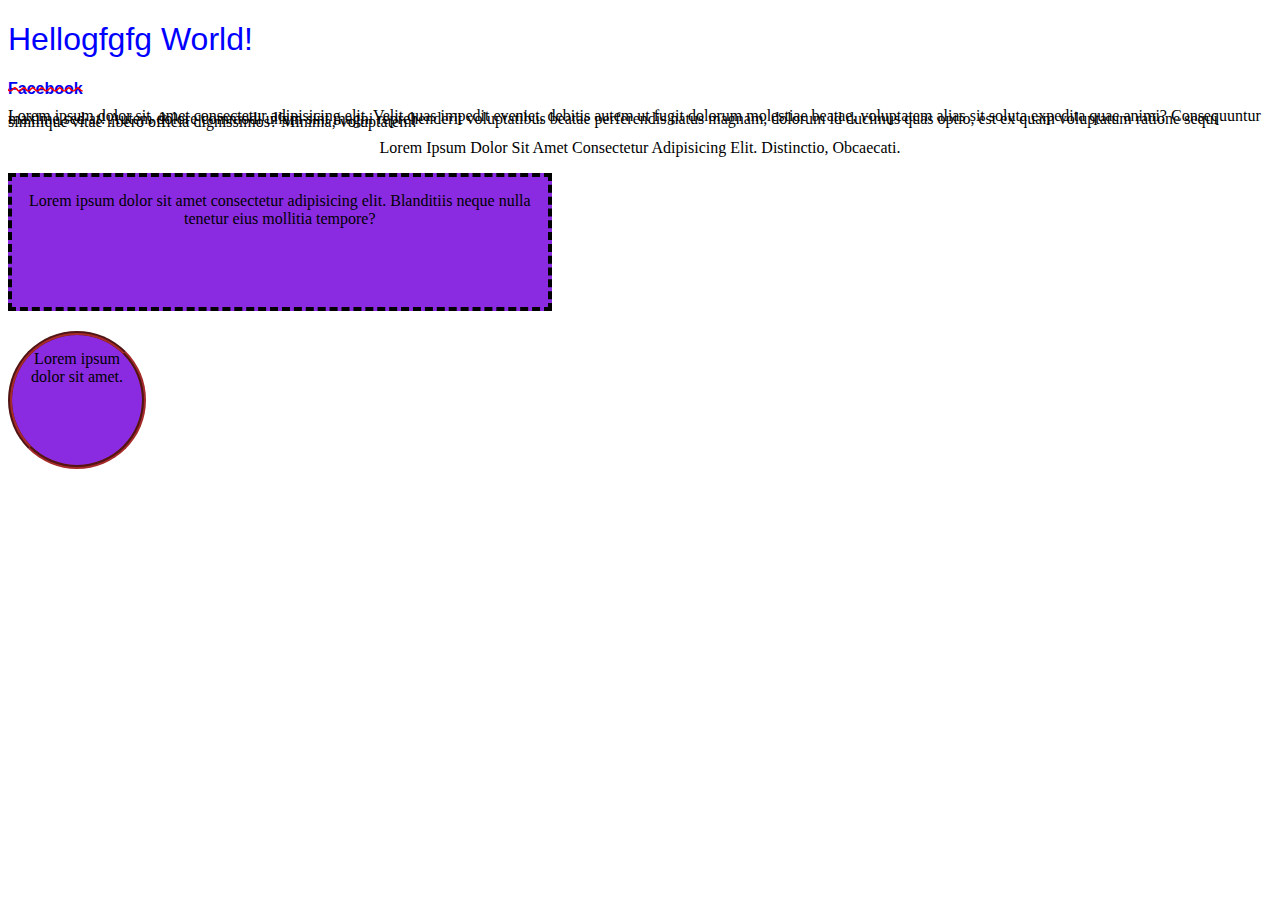
<file: template/index.html>
<!DOCTYPE html>
<html lang="en">
<head>
    <meta charset="UTF-8">
    <meta name="viewport" content="width=device-width, initial-scale=1.0">
    <title>Document</title>
    <link rel="stylesheet" href="../static/css/style.css">
</head>
<body>
    <h1> Hellogfgfg World! </h1>
    <a href="https://www.facebook.com">Facebook</a>
    <p class="one">Lorem ipsum dolor sit, amet consectetur adipisicing elit. Velit quas impedit eveniet, debitis autem ut fugit dolorum molestiae beatae, voluptatem alias sit soluta expedita quae animi? Consequuntur maxime sed at!
    Autem dolore commodi ullam sint magni reprehenderit voluptatibus beatae perferendis natus magnam, dolorum id ducimus quas optio, est ex quam voluptatum ratione sequi similique 
    vitae libero officia dignissimos? Minima, voluptatem!</p>
    <p class="two">
        Lorem ipsum dolor sit amet consectetur adipisicing elit. Distinctio, obcaecati.
    </p>
    <div class="cotainer">
        <div class="s1">
            Lorem ipsum dolor sit amet consectetur adipisicing elit. Blanditiis neque nulla tenetur eius mollitia tempore?
        </div>
    </div>
    <div class="s2">
        Lorem ipsum dolor sit amet.
    </div>  
</body>
</html>
</file>
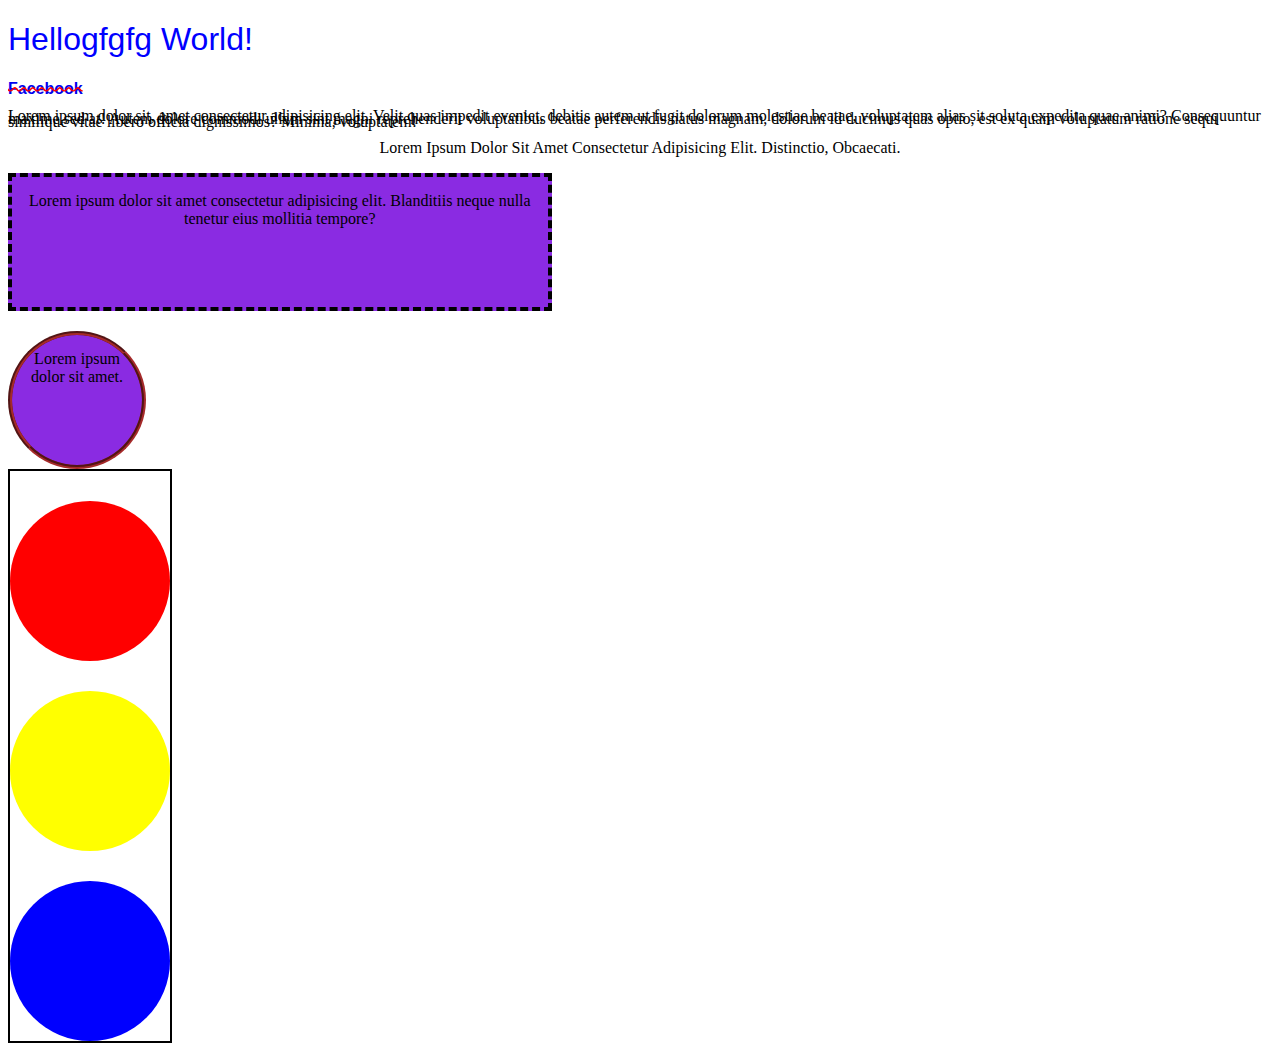
<file: amazon/template/index.html>
<!DOCTYPE html>
<html lang="en">
<head>
    <meta charset="UTF-8">
    <meta name="viewport" content="width=device-width, initial-scale=1.0">
    <title>Document</title>
    <link rel="stylesheet" href="../static/css/style.css">
</head>
<body>
    <h1> Hellogfgfg World! </h1>
    <a href="https://www.facebook.com">Facebook</a>
    <p class="one">Lorem ipsum dolor sit, amet consectetur adipisicing elit. Velit quas impedit eveniet, debitis autem ut fugit dolorum molestiae beatae, voluptatem alias sit soluta expedita quae animi? Consequuntur maxime sed at!
    Autem dolore commodi ullam sint magni reprehenderit voluptatibus beatae perferendis natus magnam, dolorum id ducimus quas optio, est ex quam voluptatum ratione sequi similique 
    vitae libero officia dignissimos? Minima, voluptatem!</p>
    <p class="two">
        Lorem ipsum dolor sit amet consectetur adipisicing elit. Distinctio, obcaecati.
    </p>
    <div class="cotainer">
        <div class="s1">
            Lorem ipsum dolor sit amet consectetur adipisicing elit. Blanditiis neque nulla tenetur eius mollitia tempore?
        </div>
    </div>
    <div class="s2">
        Lorem ipsum dolor sit amet.
    </div>


    <div class="s3">
        <div class="traffic-light1"></div>
        <div class="traffic-light2"></div>
        <div class="traffic-light3"></div>
    </div>

</body>
</html>
</file>
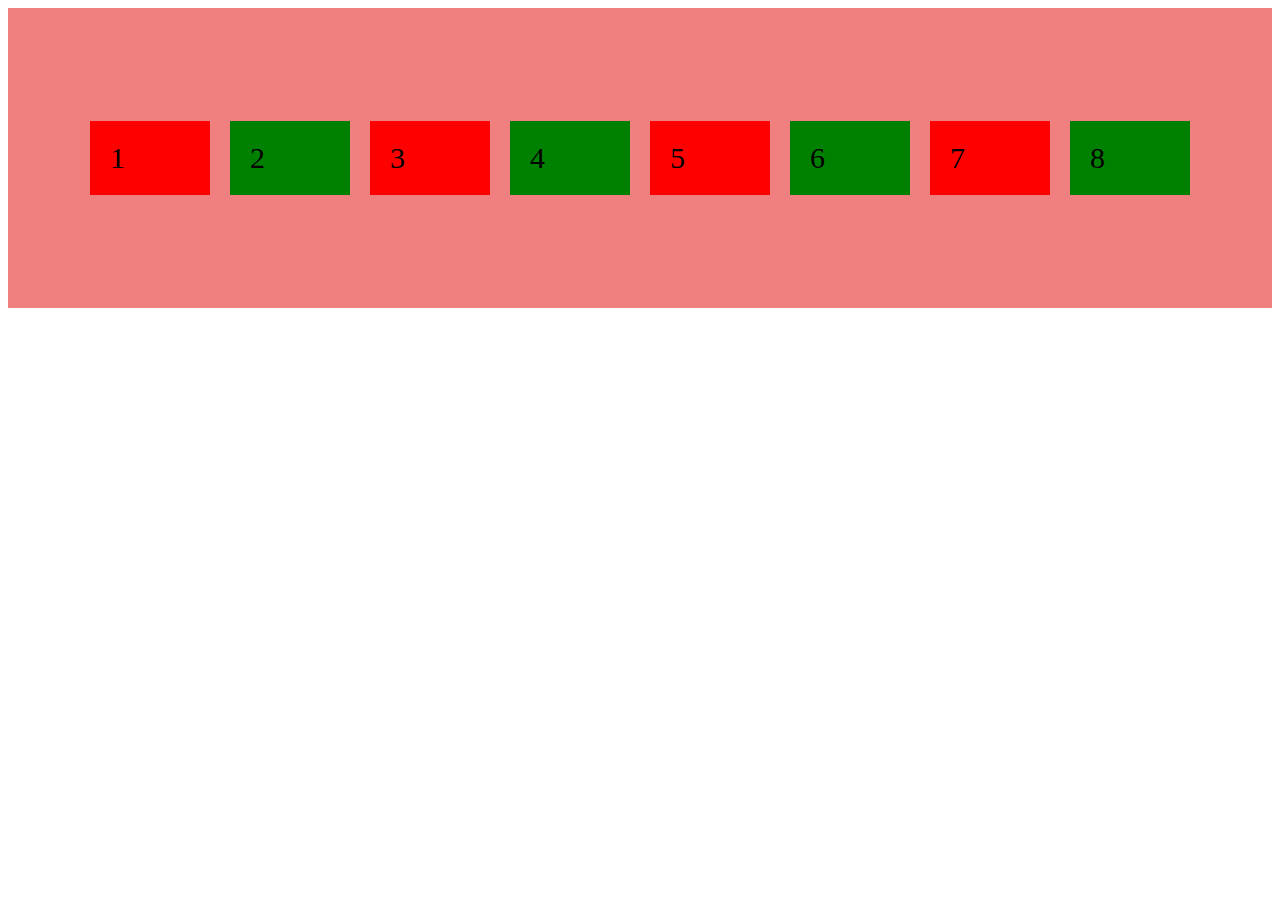
<file: flex/template/index.html>
<!DOCTYPE html>
<html lang="en">
<head>
    <meta charset="UTF-8">
    <meta name="viewport" content="width=device-width, initial-scale=1.0">
    <title>Document</title>
    <link rel="stylesheet" href="../static/css/style.css">
</head>
<body>
    <div class="container">
        <div class="item one">1</div>
        <div class="item two">2</div>
        <div class="item three">3</div>
        <div class="item four">4</div>
        <div class="item five">5</div>
        <div class="item six">6</div>
        <div class="item seven">7</div>
        <div class="item eight">8</div>
    </div>
</body>
</html>
</file>
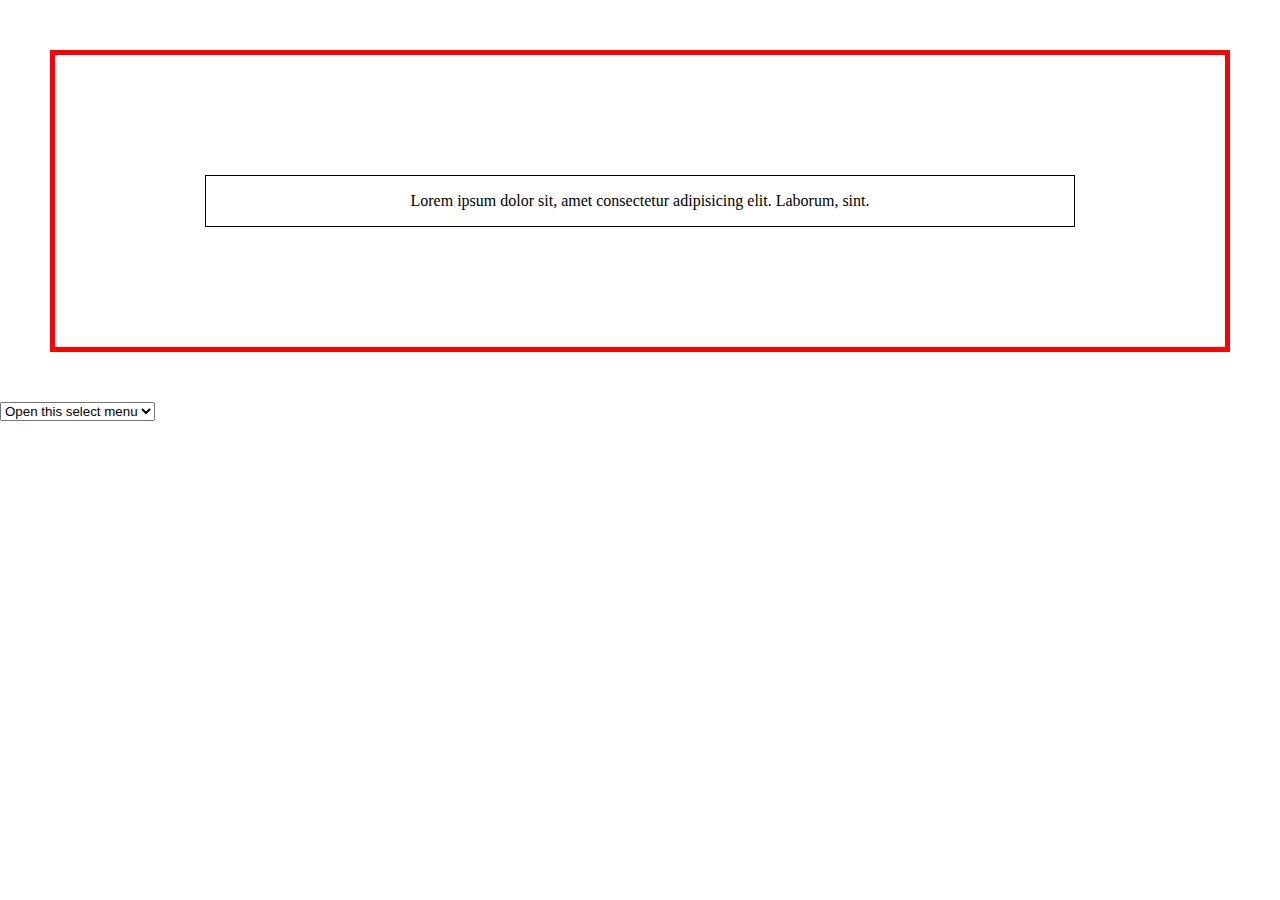
<file: h1/template/index.html>
<!DOCTYPE html>
<html lang="en">
<head>
    <meta charset="UTF-8">
    <meta name="viewport" content="width=device-width, initial-scale=1.0">
    <link rel="stylesheet" href="../static/css/style.css">
    <title>Document</title>
</head>
<body>
    <div class="box1">
        <div class="box2">
            <p>Lorem ipsum dolor sit, amet consectetur adipisicing elit. Laborum, sint.</p>
        </div>
    </div>

    <select id="mySelect" class="form-select" aria-label="Default select example" onchange="redirect()">
        <option selected>Open this select menu</option>
        <option value="https://www.google.com">Google</option>
        <option value="2">Two</option>
        <option value="3">Three</option>
    </select>
    
    <script>
        function redirect() {
            var select = document.getElementById("mySelect");
            var selectedOption = select.options[select.selectedIndex];
    
            if (selectedOption.value.startsWith("http")) {
                window.location.href = selectedOption.value;
            }
        }
    </script>

</body>
</html>
</file>
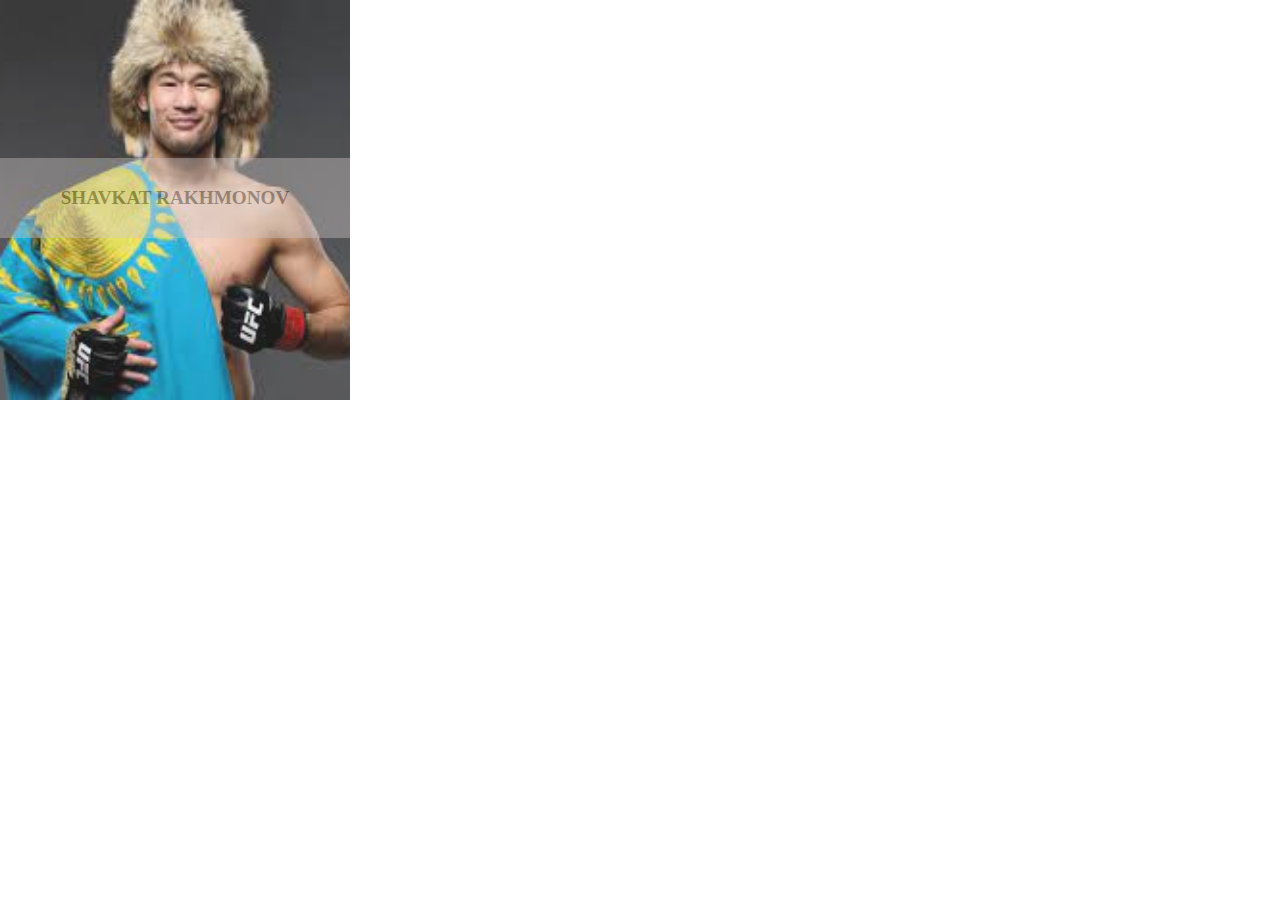
<file: h2/template/index.html>
<!DOCTYPE html>
<html lang="en">
<head>
    <meta charset="UTF-8">
    <meta name="viewport" content="width=device-width, initial-scale=1.0">
    <title>Document</title>
    <link rel="stylesheet" href="../static/css/style.css">
</head>
<body>
    <div class="bg">
        <div class="box">
            <p>Shavkat Rakhmonov</p>
        </div>
    </div>
</body>
</html>
</file>
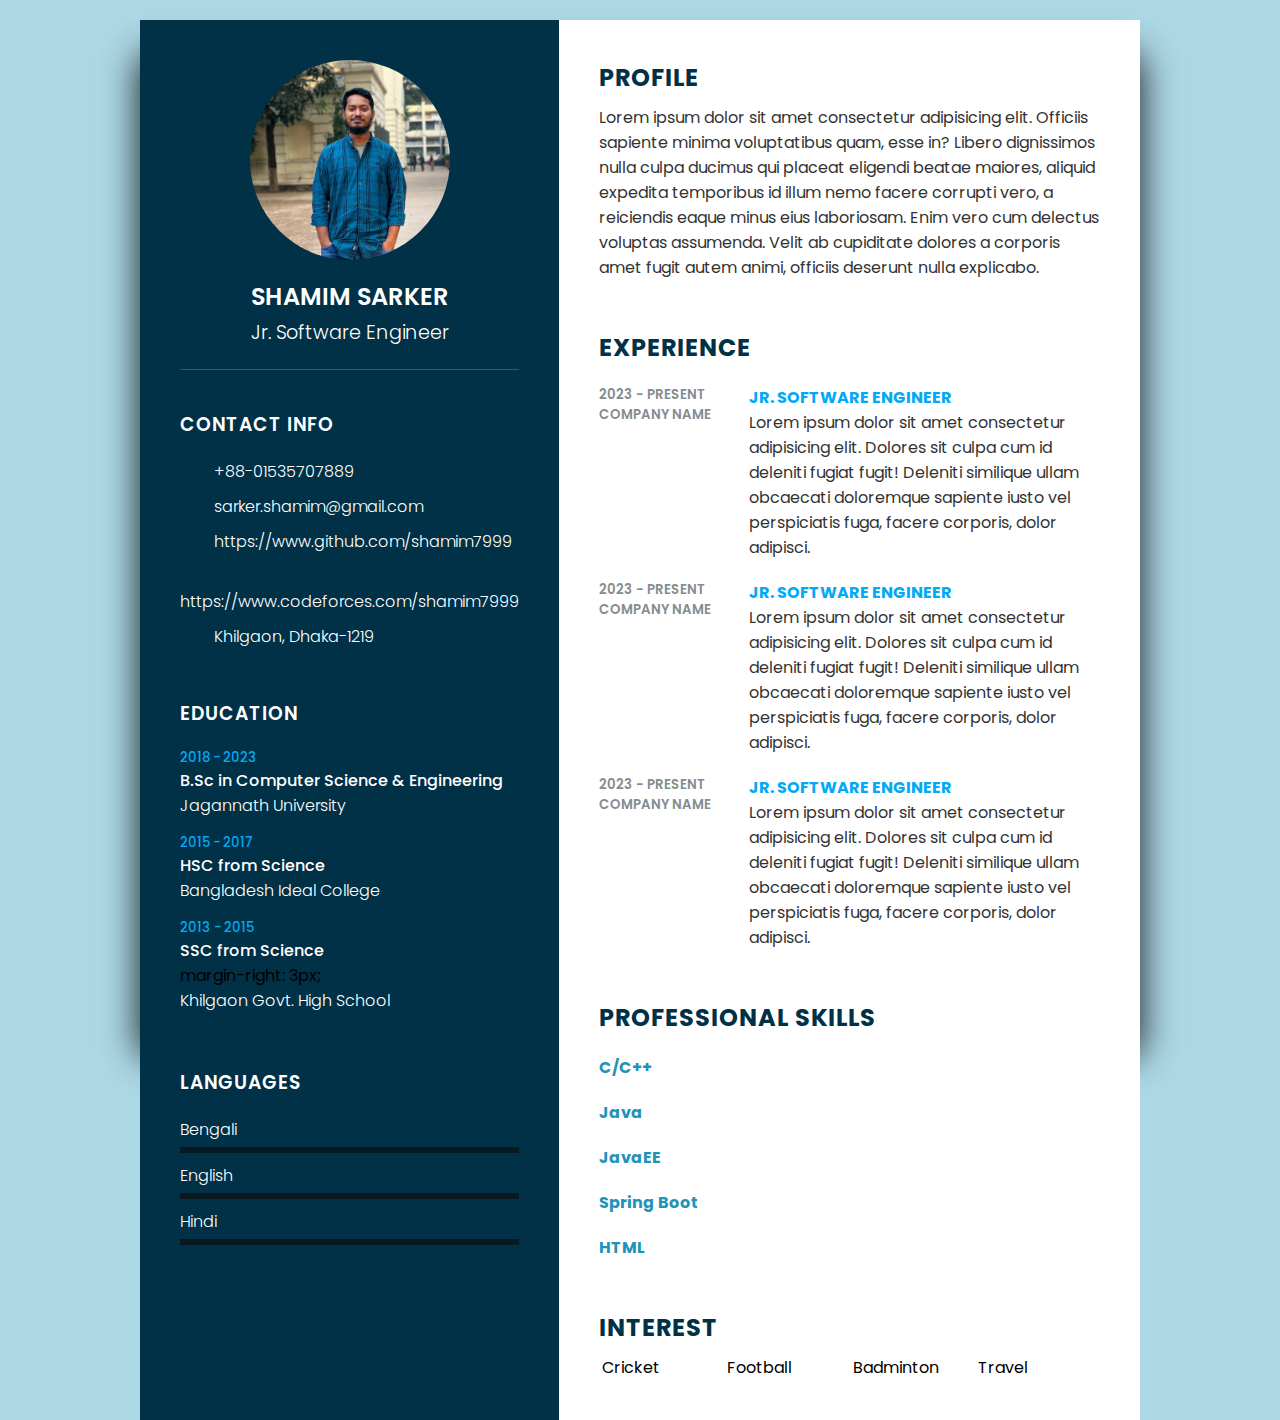
<file: resume/template/index.html>
<!DOCTYPE html>
<html lang="en">
<head>
    <meta charset="UTF-8">
    <meta name="viewport" content="width=device-width, initial-scale=1.0">
    <title>Document</title>
    <link rel="stylesheet" href="../static/css/style.css">
    <link rel="stylesheet" href="https://cdnjs.cloudflare.com/ajax/libs/font-awesome/6.5.1/css/all.min.css" integrity="sha512-DTOQO9RWCH3ppGqcWaEA1BIZOC6xxalwEsw9c2QQeAIftl+Vegovlnee1c9QX4TctnWMn13TZye+giMm8e2LwA==" crossorigin="anonymous" referrerpolicy="no-referrer" />
</head>
<body>
    <div class="container">
        <div class="left_side">
            <div class="profileText">
                <div class="imgBx">
                    <img src="../static/image/Shamim.jpg" alt="">
                </div>
                <h2>Shamim Sarker <br><span style="text-transform: capitalize;">Jr. Software Engineer</span></h2>
            </div>

            <div class="contactInfo">
                <h3 class="title">Contact Info</h3>
                <ul>
                    <li>
                        <span class="icon"> <i class="fa fa-phone"></i> </span>
                        <span class="text">+88-01535707889</span>
                    </li>

                    <li>
                        <span class="icon"> <i class="fa fa-envelope"></i></span>
                        <span class="text">sarker.shamim@gmail.com</span>
                    </li>

                    <li>
                        <span class="icon"><i class="fa fa-globe"></i></span>
                        <span class="text">https://www.github.com/shamim7999</span>
                    </li>

                    <li>
                        <span class="icon"><i class="fa fa-globe"></i></span>
                        <span class="text">https://www.codeforces.com/shamim7999</span>
                    </li>

                    <li>
                        <span class="icon"> <i class="fa fa-map"></i></span>
                        <span class="text">Khilgaon, Dhaka-1219</span>
                    </li>
                </ul>
            </div>

            <div class="contactInfo education">
                <h3 class="title">Education</h3>
                <ul>
                    <li>
                        <h5>2018 - 2023</h5>
                        <h4>B.Sc in Computer Science & Engineering</h4>
                        <h4>Jagannath University</h4>
                    </li>
                    <li>
                        <h5>2015 - 2017</h5>
                        <h4>HSC from Science</h4>
                        <h4>Bangladesh Ideal College</h4>
                    </li>
                    <li>
                        <h5>2013 - 2015</h5>
                        <h4>SSC from Science</h4>    margin-right: 3px;

                        <h4>Khilgaon Govt. High School</h4>
                    </li>
                </ul>
            </div>

            <div class="contactInfo language">
                <h3 class="title">Languages</h3>
                <ul>
                    <li>
                        <span class="text">Bengali</span>
                        <span class="percent"></span>
                    </li>
                    <li>
                        <span class="text">English</span>
                        <span class="percent"></span>
                    </li>
                    <li>
                        <span class="text">Hindi</span>
                        <span class="percent"></span>
                    </li>
                </ul>
            </div>

        </div>
        <div class="right_side">
            <div class="about">
                <h2 class="title2">Profile</h2>
                <p>Lorem ipsum dolor sit amet consectetur adipisicing elit. Officiis sapiente minima voluptatibus quam, esse in? 
                    Libero dignissimos nulla culpa ducimus qui placeat eligendi beatae maiores, aliquid expedita temporibus id illum nemo facere corrupti vero, 
                    a reiciendis eaque minus eius laboriosam. Enim vero cum delectus voluptas assumenda. Velit ab cupiditate dolores a corporis amet fugit autem animi, 
                    officiis deserunt nulla explicabo.</p>
            </div>
            <div class="about">
                <h2 class="title2">Experience</h2>
                <div class="box">
                    <div class="year_company">
                        <h5>2023 - Present</h5>
                        <h5>Company Name</h5>
                    </div>
                    <div class="text">
                        <h4>Jr. Software Engineer</h4>
                        <p>Lorem ipsum dolor sit amet consectetur adipisicing elit. Dolores sit culpa cum id deleniti fugiat fugit! 
                            Deleniti similique ullam obcaecati doloremque sapiente iusto vel perspiciatis fuga, facere corporis, dolor adipisci.</p>
                    </div>
                </div>
                <div class="box">
                    <div class="year_company">
                        <h5>2023 - Present</h5>
                        <h5>Company Name</h5>
                    </div>
                    <div class="text">
                        <h4>Jr. Software Engineer</h4>
                        <p>Lorem ipsum dolor sit amet consectetur adipisicing elit. Dolores sit culpa cum id deleniti fugiat fugit! 
                            Deleniti similique ullam obcaecati doloremque sapiente iusto vel perspiciatis fuga, facere corporis, dolor adipisci.</p>
                    </div>
                </div>
                <div class="box">
                    <div class="year_company">
                        <h5>2023 - Present</h5>
                        <h5>Company Name</h5>
                    </div>
                    <div class="text">
                        <h4>Jr. Software Engineer</h4>
                        <p>Lorem ipsum dolor sit amet consectetur adipisicing elit. Dolores sit culpa cum id deleniti fugiat fugit! 
                            Deleniti similique ullam obcaecati doloremque sapiente iusto vel perspiciatis fuga, facere corporis, dolor adipisci.</p>
                    </div>
                </div>
            </div>
            <div class="about">
                <h2 class="title2">Professional Skills</h2>
                <div class="box">
                    <h4 style="color: rgb(31, 147, 185);">C/C++</h4>
                    <div class="percent"></div>
                </div>
                <div class="box">
                    <h4 style="color: rgb(31, 147, 185);">Java</h4>
                    <div class="percent"></div>
                </div>
                <div class="box">
                    <h4 style="color: rgb(31, 147, 185);">JavaEE</h4>
                    <div class="percent"></div>
                </div>
                <div class="box">
                    <h4 style="color: rgb(31, 147, 185);">Spring Boot</h4>
                    <div class="percent"></div>
                </div>
                <div class="box">
                    <h4 style="color: rgb(31, 147, 185);">HTML</h4>
                    <div class="percent"></div>
                </div>
            </div>
            <div class="about interest">
                <h2 class="title2">Interest</h2>
                <ul>
                    <li><i class="fa-solid fa-bowling-ball"></i>Cricket</li>
                    <li><i class="fa-solid fa-football"></i>Football</li>
                    <li><i class="fa-solid fa-feather"></i>Badminton</li>
                    <li><i class="fa-solid fa-car"></i>Travel</li>
                </ul>
            </div>
        </div>
    </div>
</body>
</html>
</file>
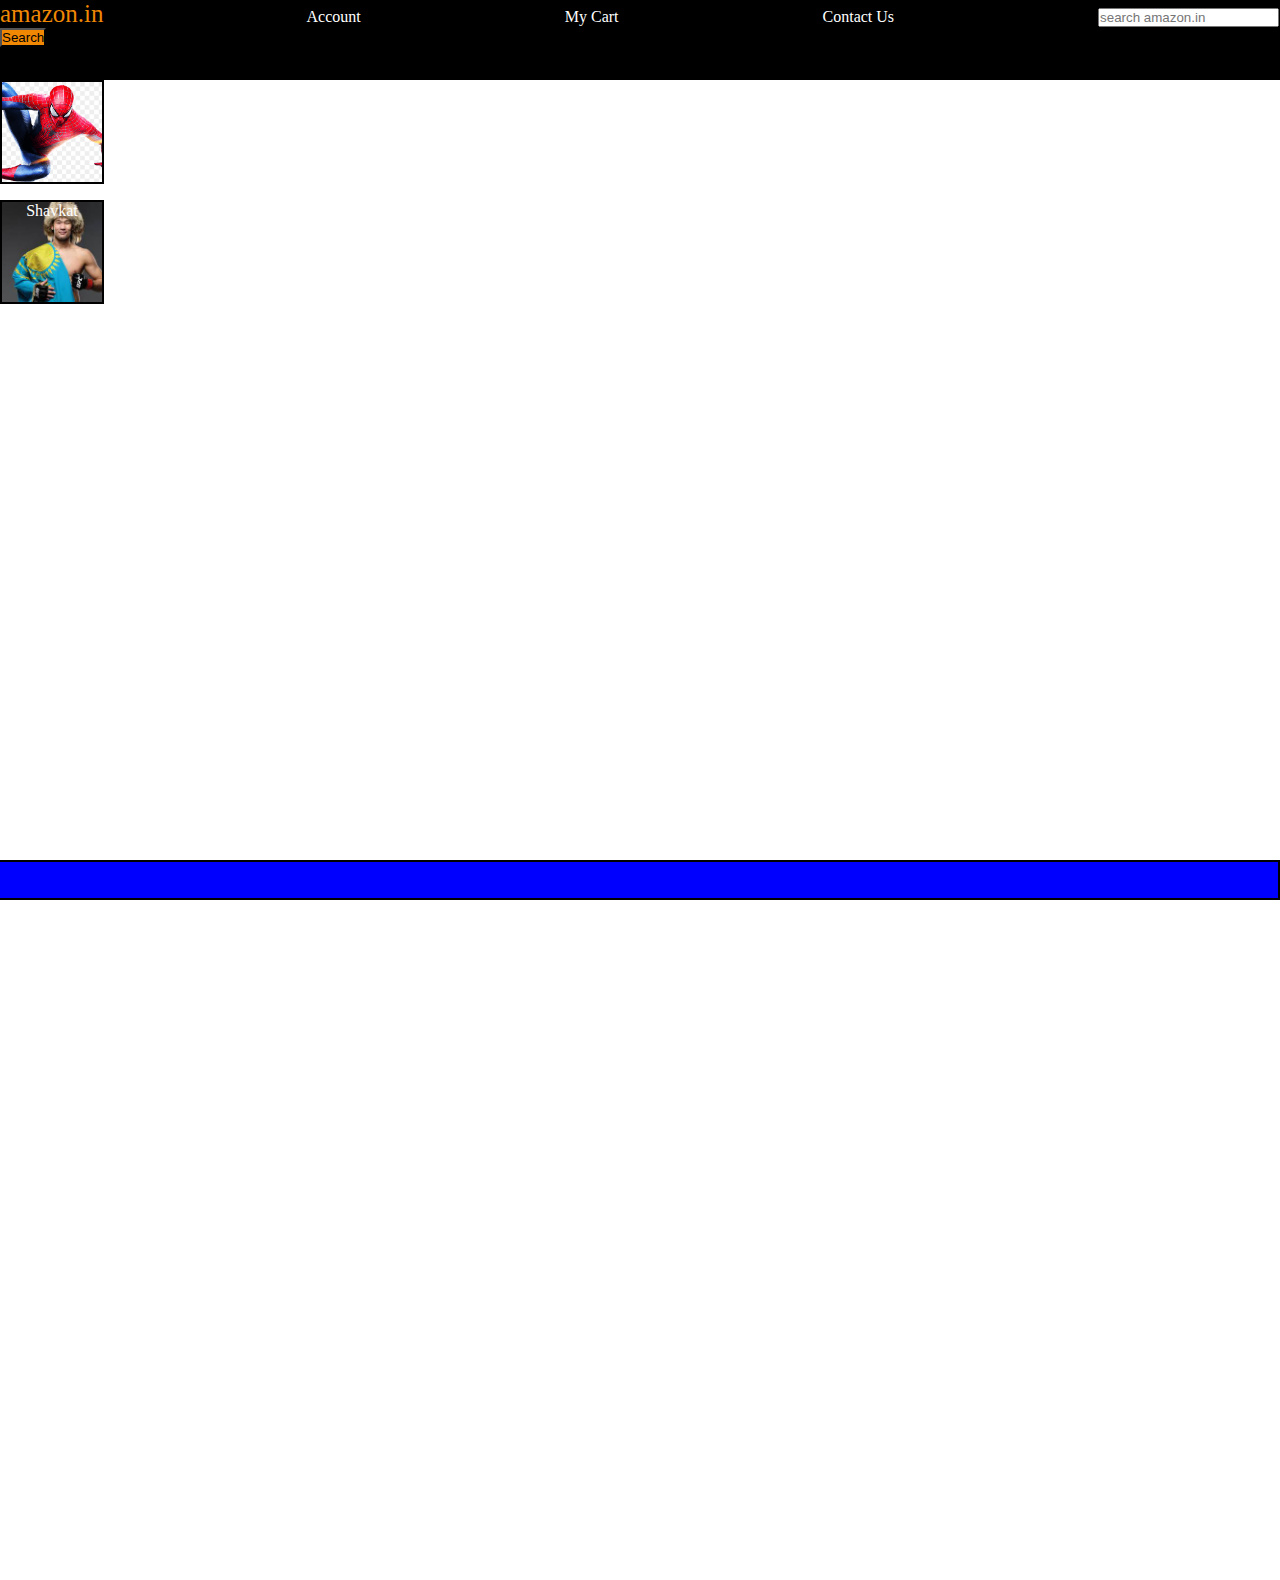
<file: amazon/template/amazon.html>
<!DOCTYPE html>
<html lang="en">
<head>
    <meta charset="UTF-8">
    <meta name="viewport" content="width=device-width, initial-scale=1.0">
    <title>Document</title>
    <link rel="stylesheet" href="../static/css/navbar.css">
</head>
<body>
    <header>
        <div id="navbar">
            <a href="#" id="logo">amazon.in</a>
            <a href="#">Account</a>
            <a href="#">My Cart</a>
            <a href="#">Contact Us</a>
            <!-- <div class="inliner">
                <input type="text" placeholder="search amazon.in">
                <button>Search</button>
            </div> -->
            <input type="text" placeholder="search amazon.in">
            <button>Search</button>
        </div>
    </header>
    <div id="content">
        <div class="contentBox1" style="background-color: rgba(255, 0,0,1);">
            Shavkat
        </div>
        <div class="contentBox2" style="background-color: rgba(0, 255,0,1 );"></div>
        
    </div>

    


    <div class="contentBox3" style="background-color: rgba(0, 0,255, 1);"></div>
    <!-- <footer>
        Made with &hearts; by Amazon <br>
        &copy; 1996-2023, Amazon.com, Inc. or its affiliates.
    </footer> -->
</body>
</html>
</file>
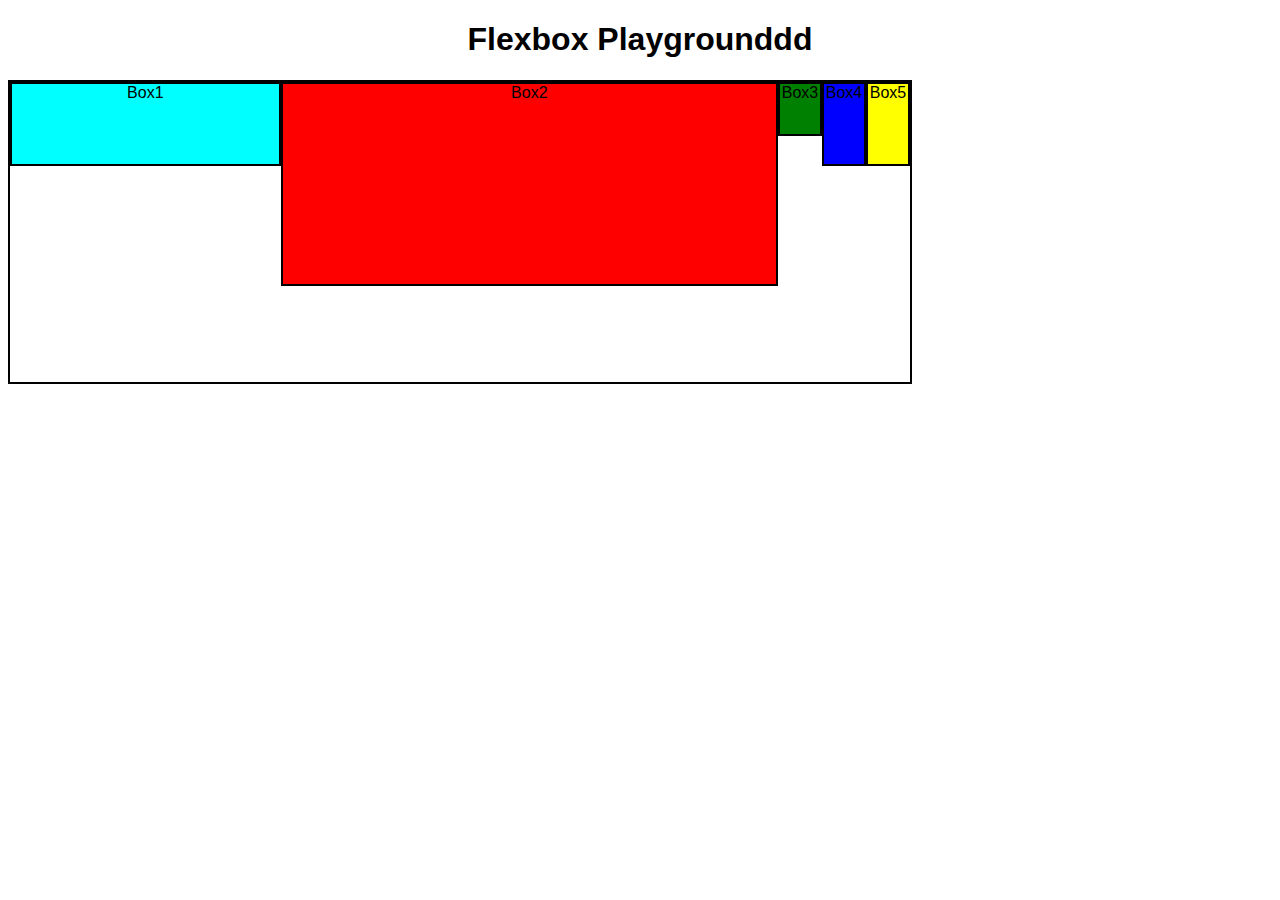
<file: amazon/template/flex.html>
<!DOCTYPE html>
<html lang="en">
<head>
    <meta charset="UTF-8">
    <meta name="viewport" content="width=device-width, initial-scale=1.0">
    <title>Document</title>
    <link rel="stylesheet" href="../static/css/flex.css">
</head>
<body>
    <h1>Flexbox Playgrounddd</h1>
    <div class="container">
        <div class="box1">Box1</div>
        <div class="box2">Box2</div>
        <div class="box3">Box3</div>
        <div class="box4">Box4</div>
        <div class="box5">Box5</div>
    </div> 
</body>
</html>
</file>
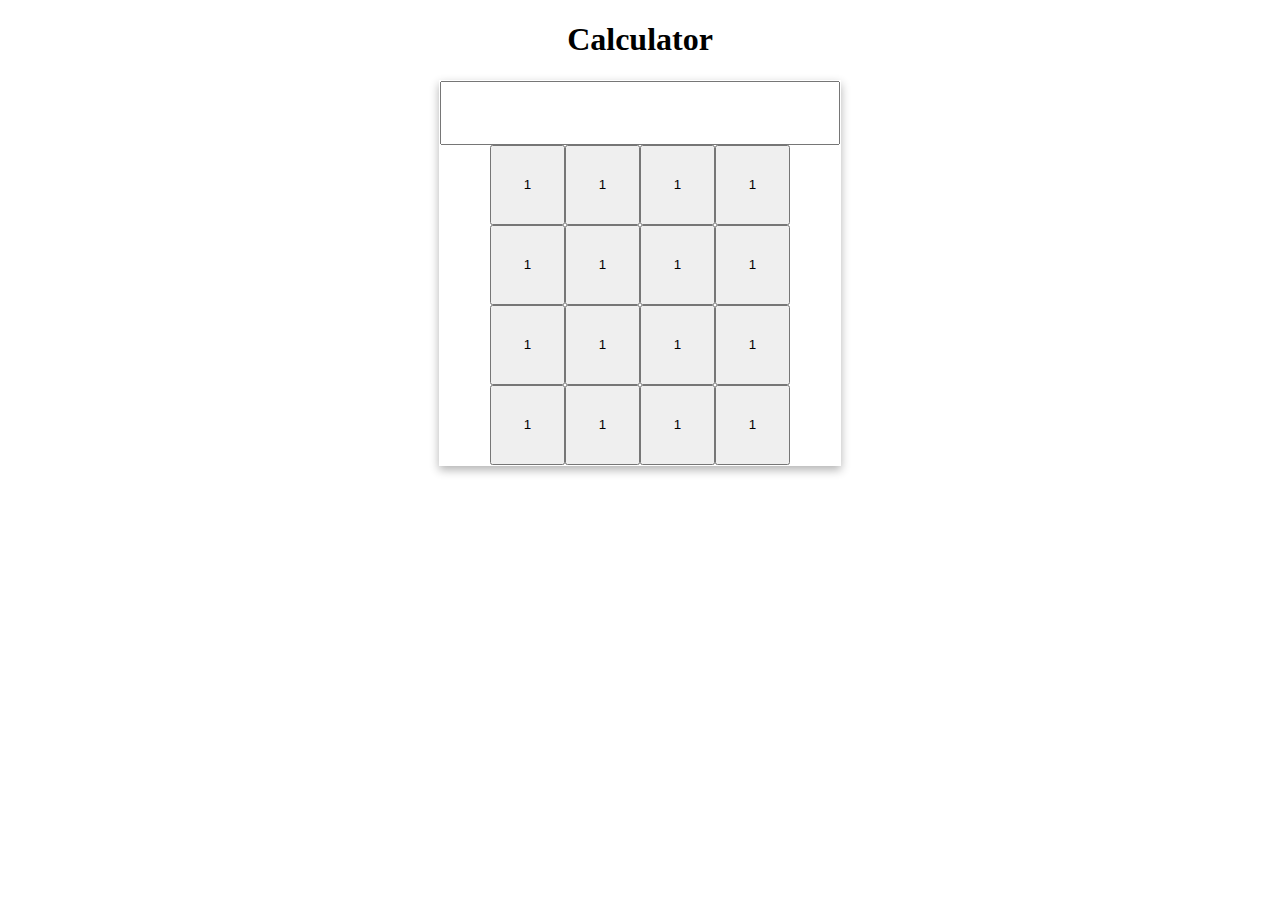
<file: h2/template/calculator.html>
<!DOCTYPE html>
<html lang="en">
<head>
    <meta charset="UTF-8">
    <meta name="viewport" content="width=device-width, initial-scale=1.0">
    <title>Document</title>
    <style>
        
        h1 {
            text-align: center;
        }

        .card {
            max-width: 400px;
            text-align: center;
            border: 1px solid white;
            box-shadow: 0 4px 9px 0 rgba(0, 0, 0, 0.3);
            margin: 0 auto;
            font-size: 0;
        }
        .inp #result{
            text-align: right;
            padding: 10px;
            font-size: 20px;
            font-weight: bold;
            width: 94%;
            height: 40px;
        }

        .btn {
            height: 80px;
            width: 75px;
        }
        .card-body {
            margin: 0;
            padding: 0;
        }
    </style>
</head>
<body>
    <h1>Calculator</h1>
    <div class="card">
        <div class="inp">
            <input type="text" name="result" id="result" maxlength="10">
        </div>
        <div class="card-body">
            <div>
                <input type="button" value="1" class="btn">
                <input type="button" value="1" class="btn">
                <input type="button" value="1" class="btn">
                <input type="button" value="1" class="btn">
            </div>
            <div>
                <input type="button" value="1" class="btn">
                <input type="button" value="1" class="btn">
                <input type="button" value="1" class="btn">
                <input type="button" value="1" class="btn">
            </div>
            <div>
                <input type="button" value="1" class="btn">
                <input type="button" value="1" class="btn">
                <input type="button" value="1" class="btn">
                <input type="button" value="1" class="btn">
            </div>
            <div>
                <input type="button" value="1" class="btn">
                <input type="button" value="1" class="btn">
                <input type="button" value="1" class="btn">
                <input type="button" value="1" class="btn">
            </div>
        </div>
    </div>
</body>
</html>
</file>
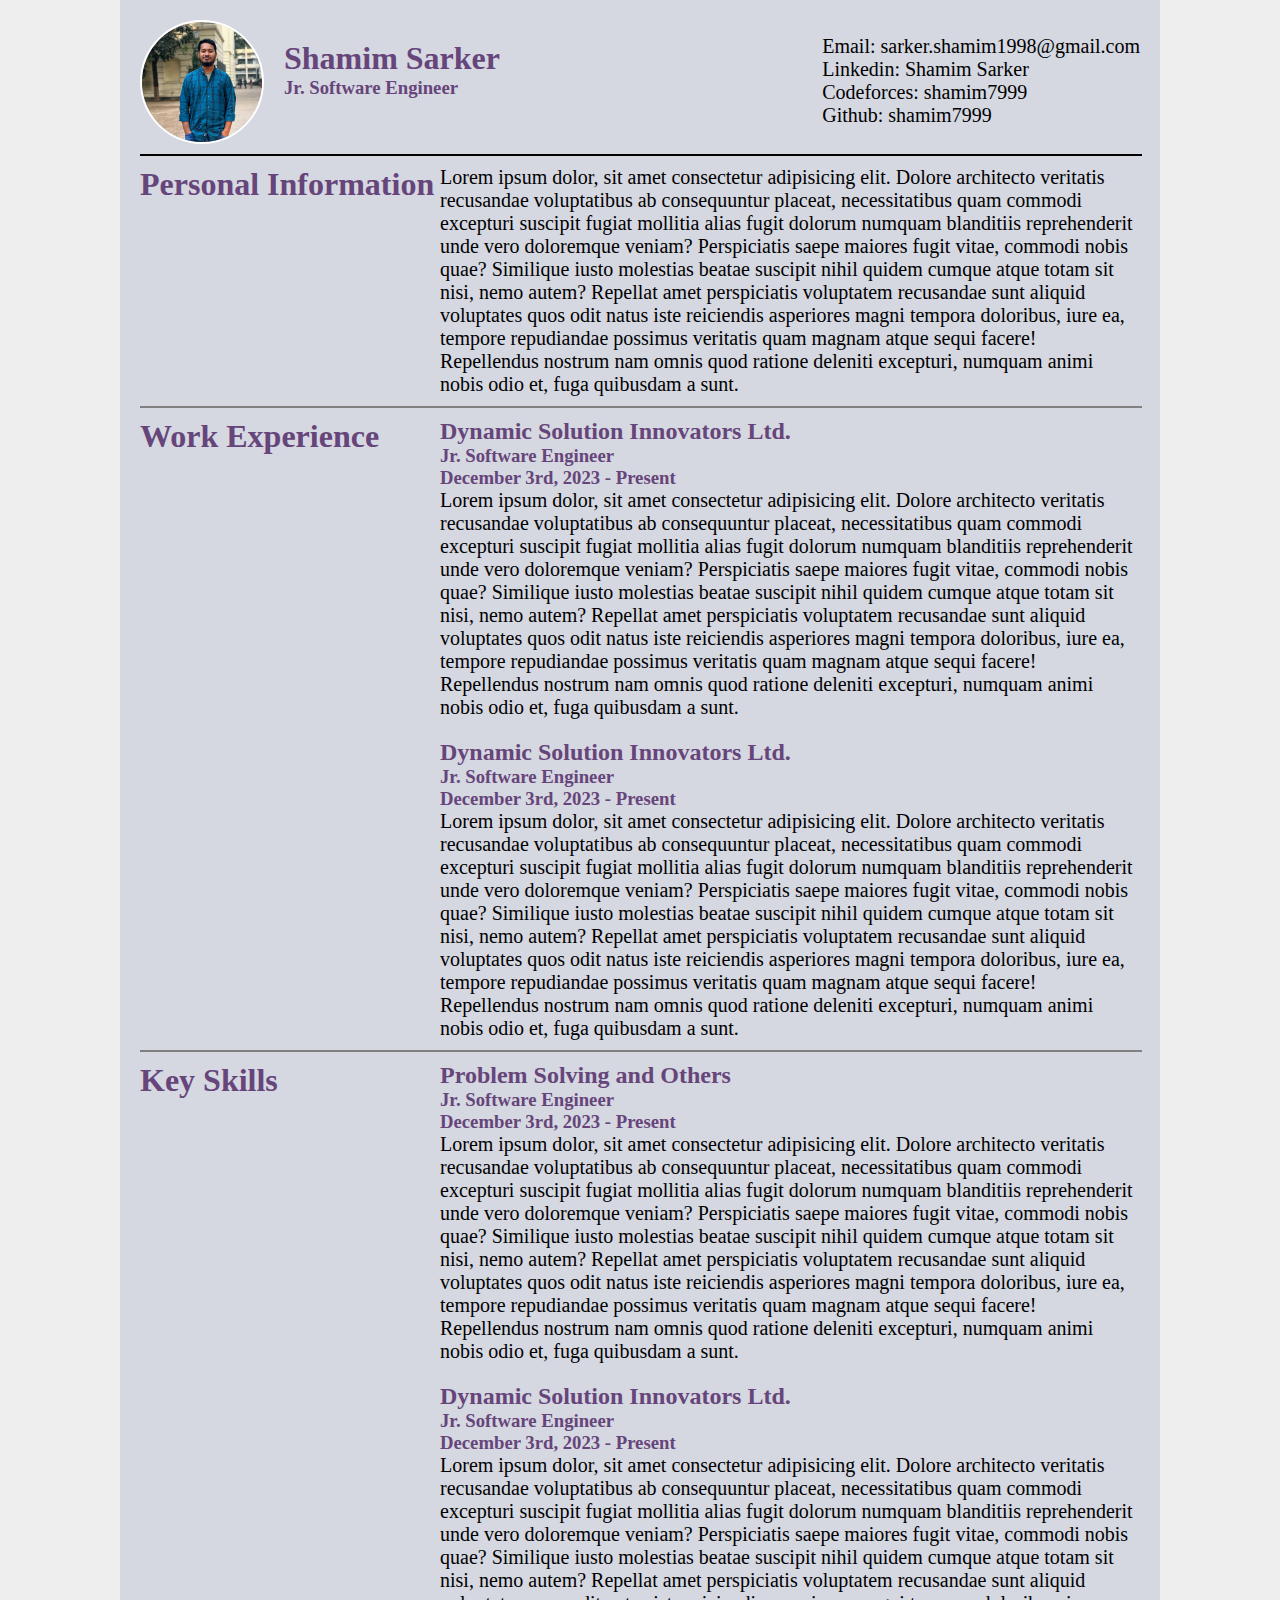
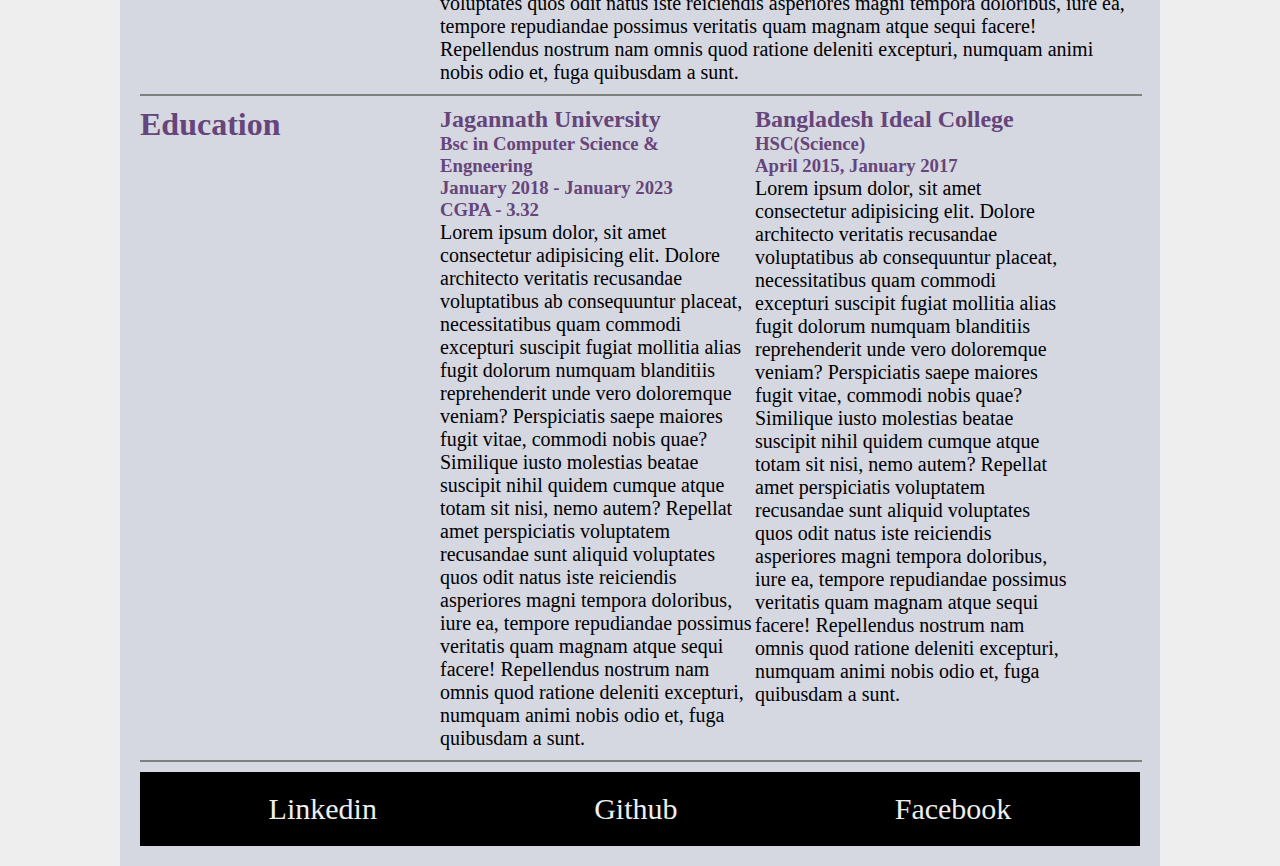
<file: h2/template/cv.html>
<!DOCTYPE html>
<html lang="en">
<head>
    <meta charset="UTF-8">
    <meta name="viewport" content="width=device-width, initial-scale=1.0">
    <title>Document</title>
    <link rel="stylesheet" href="../static/css/cv.css">
</head>
<body>
    <div class="container">
        <header>
            <img  class="my-image" src="../static/images/Shamim.jpg" alt="No Images">
            <div class="myself">
                <h1>Shamim Sarker</h1>
                <h3>Jr. Software Engineer</h3>
            </div>
            <div class="my-contact">
                <a href="#">Email: sarker.shamim1998@gmail.com</a>
                <a href="https://www.linkedin.com/in/10shamimsarker01/">Linkedin: Shamim Sarker</a>
                <a href="https://codeforces.com/profile/shamim7999">Codeforces: shamim7999</a>
                <a href="https://github.com/shamim7999">Github: shamim7999</a>
            </div>
        </header>
        <div class="div-clearer"></div>
        <hr>
        <main>
            <section>
                <div class="content">
                    <div class="left-content">
                        <h1>Personal Information</h1>
                    </div>
                    <div class="right-content">
                        <p>
                            Lorem ipsum dolor, sit amet consectetur adipisicing elit. Dolore architecto veritatis recusandae voluptatibus ab consequuntur placeat, necessitatibus quam commodi excepturi suscipit fugiat mollitia alias fugit dolorum numquam blanditiis reprehenderit unde vero doloremque veniam? Perspiciatis saepe maiores fugit vitae, commodi nobis quae? Similique iusto molestias beatae suscipit nihil quidem cumque atque totam sit nisi, nemo autem? Repellat amet perspiciatis voluptatem recusandae sunt aliquid voluptates quos odit natus iste reiciendis asperiores magni tempora doloribus, iure ea, tempore repudiandae possimus veritatis quam magnam atque sequi facere! Repellendus nostrum nam omnis quod ratione deleniti excepturi, numquam animi nobis odio et, fuga quibusdam a sunt.
                        </p>
                    </div>
                </div>
            </section>
            <div class="div-clearer"></div>
            <hr class="common-hr">
            <section>
                <div class="content">
                    <div class="left-content">
                        <h1>Work Experience</h1>
                    </div>
                    <div class="right-content">
                        <div class="right-info">
                            <h2>Dynamic Solution Innovators Ltd.</h2>
                            <h3>Jr. Software Engineer</h3>
                            <h3> December 3rd, 2023 - Present</h3>
                            <p>
                                Lorem ipsum dolor, sit amet consectetur adipisicing elit. Dolore architecto veritatis recusandae voluptatibus ab consequuntur placeat, necessitatibus quam commodi excepturi suscipit fugiat mollitia alias fugit dolorum numquam blanditiis reprehenderit unde vero doloremque veniam? Perspiciatis saepe maiores fugit vitae, commodi nobis quae? Similique iusto molestias beatae suscipit nihil quidem cumque atque totam sit nisi, nemo autem? Repellat amet perspiciatis voluptatem recusandae sunt aliquid voluptates quos odit natus iste reiciendis asperiores magni tempora doloribus, iure ea, tempore repudiandae possimus veritatis quam magnam atque sequi facere! Repellendus nostrum nam omnis quod ratione deleniti excepturi, numquam animi nobis odio et, fuga quibusdam a sunt.
                            </p>
                        </div>
                        <div class="right-info">
                            <h2>Dynamic Solution Innovators Ltd.</h2>
                            <h3>Jr. Software Engineer</h3>
                            <h3> December 3rd, 2023 - Present</h3>
                            <p>
                                Lorem ipsum dolor, sit amet consectetur adipisicing elit. Dolore architecto veritatis recusandae voluptatibus ab consequuntur placeat, necessitatibus quam commodi excepturi suscipit fugiat mollitia alias fugit dolorum numquam blanditiis reprehenderit unde vero doloremque veniam? Perspiciatis saepe maiores fugit vitae, commodi nobis quae? Similique iusto molestias beatae suscipit nihil quidem cumque atque totam sit nisi, nemo autem? Repellat amet perspiciatis voluptatem recusandae sunt aliquid voluptates quos odit natus iste reiciendis asperiores magni tempora doloribus, iure ea, tempore repudiandae possimus veritatis quam magnam atque sequi facere! Repellendus nostrum nam omnis quod ratione deleniti excepturi, numquam animi nobis odio et, fuga quibusdam a sunt.
                            </p>
                        </div>
                    </div>
                </div>
            </section>
            <div class="div-clearer"></div>
            <hr class="common-hr">
            <section>
                <div class="content">
                    <div class="left-content">
                        <h1>Key Skills</h1>
                    </div>
                    <div class="right-content">
                        <div class="right-info">
                            <h2>Problem Solving and Others</h2>
                            <h3>Jr. Software Engineer</h3>
                            <h3> December 3rd, 2023 - Present</h3>
                            <p>
                                Lorem ipsum dolor, sit amet consectetur adipisicing elit. Dolore architecto veritatis recusandae voluptatibus ab consequuntur placeat, necessitatibus quam commodi excepturi suscipit fugiat mollitia alias fugit dolorum numquam blanditiis reprehenderit unde vero doloremque veniam? Perspiciatis saepe maiores fugit vitae, commodi nobis quae? Similique iusto molestias beatae suscipit nihil quidem cumque atque totam sit nisi, nemo autem? Repellat amet perspiciatis voluptatem recusandae sunt aliquid voluptates quos odit natus iste reiciendis asperiores magni tempora doloribus, iure ea, tempore repudiandae possimus veritatis quam magnam atque sequi facere! Repellendus nostrum nam omnis quod ratione deleniti excepturi, numquam animi nobis odio et, fuga quibusdam a sunt.
                            </p>
                        </div>
                        <div class="right-info">
                            <h2>Dynamic Solution Innovators Ltd.</h2>
                            <h3>Jr. Software Engineer</h3>
                            <h3> December 3rd, 2023 - Present</h3>
                            <p>
                                Lorem ipsum dolor, sit amet consectetur adipisicing elit. Dolore architecto veritatis recusandae voluptatibus ab consequuntur placeat, necessitatibus quam commodi excepturi suscipit fugiat mollitia alias fugit dolorum numquam blanditiis reprehenderit unde vero doloremque veniam? Perspiciatis saepe maiores fugit vitae, commodi nobis quae? Similique iusto molestias beatae suscipit nihil quidem cumque atque totam sit nisi, nemo autem? Repellat amet perspiciatis voluptatem recusandae sunt aliquid voluptates quos odit natus iste reiciendis asperiores magni tempora doloribus, iure ea, tempore repudiandae possimus veritatis quam magnam atque sequi facere! Repellendus nostrum nam omnis quod ratione deleniti excepturi, numquam animi nobis odio et, fuga quibusdam a sunt.
                            </p>
                        </div>
                    </div>
                </div>
            </section>
            <div class="div-clearer"></div>
            <hr class="common-hr">
            <section>
                <div class="content">
                    <div class="left-content">
                        <h1>Education</h1>
                    </div>
                    <div class="right-content">
                        <div class="left-template-info">
                            <h2>Jagannath University</h2>
                            <h3>Bsc in Computer Science & Engneering</h3>
                            <h3> January 2018 - January 2023</h3>
                            <h3> CGPA - 3.32 </h3>
                            <p>
                                Lorem ipsum dolor, sit amet consectetur adipisicing elit. Dolore architecto veritatis recusandae voluptatibus ab consequuntur placeat, necessitatibus quam commodi excepturi suscipit fugiat mollitia alias fugit dolorum numquam blanditiis reprehenderit unde vero doloremque veniam? Perspiciatis saepe maiores fugit vitae, commodi nobis quae? Similique iusto molestias beatae suscipit nihil quidem cumque atque totam sit nisi, nemo autem? Repellat amet perspiciatis voluptatem recusandae sunt aliquid voluptates quos odit natus iste reiciendis asperiores magni tempora doloribus, iure ea, tempore repudiandae possimus veritatis quam magnam atque sequi facere! Repellendus nostrum nam omnis quod ratione deleniti excepturi, numquam animi nobis odio et, fuga quibusdam a sunt.
                            </p>
                        </div>
                        <div class="right-template-info">
                            <h2>Bangladesh Ideal College</h2>
                            <h3>HSC(Science) </h3>
                            <h3> April 2015, January 2017</h3>
                            <p>
                                Lorem ipsum dolor, sit amet consectetur adipisicing elit. Dolore architecto veritatis recusandae voluptatibus ab consequuntur placeat, necessitatibus quam commodi excepturi suscipit fugiat mollitia alias fugit dolorum numquam blanditiis reprehenderit unde vero doloremque veniam? Perspiciatis saepe maiores fugit vitae, commodi nobis quae? Similique iusto molestias beatae suscipit nihil quidem cumque atque totam sit nisi, nemo autem? Repellat amet perspiciatis voluptatem recusandae sunt aliquid voluptates quos odit natus iste reiciendis asperiores magni tempora doloribus, iure ea, tempore repudiandae possimus veritatis quam magnam atque sequi facere! Repellendus nostrum nam omnis quod ratione deleniti excepturi, numquam animi nobis odio et, fuga quibusdam a sunt.
                            </p>
                        </div>
                    </div>
                </div>
            </section>
            <div class="div-clearer"></div>
            <hr class="common-hr">
        </main>
        
        <footer>
            <div class="footer-container">
                <a href="https://www.facebook.com/shamim7999">Facebook</a>
                <a href="https://github.com/shamim7999">Github</a>
                <a href="https://www.linkedin.com/in/10shamimsarker01/">Linkedin</a>
            </div>
        </footer>
    </div>
</body>
</html>
</file>
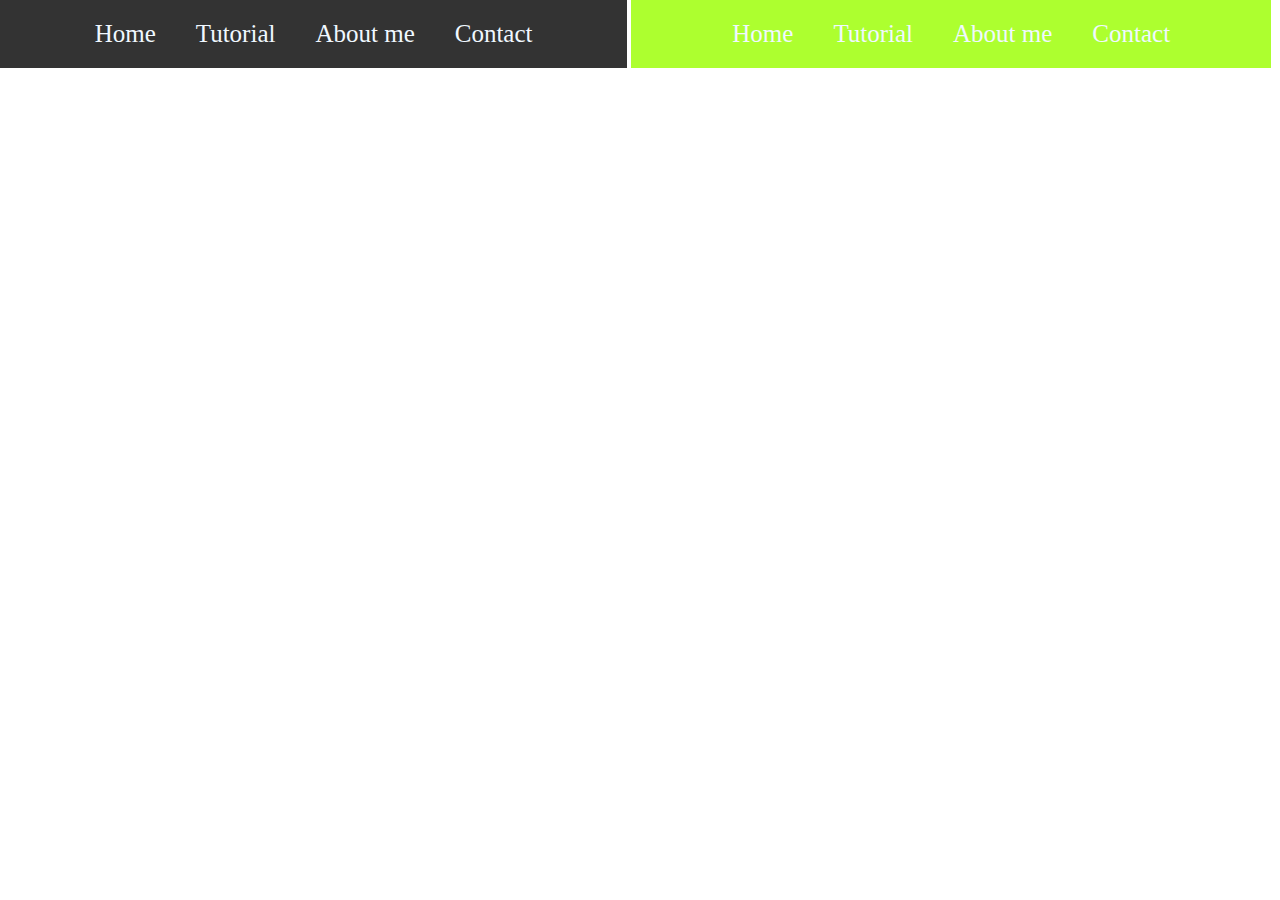
<file: h2/template/dropdown1.html>
<!DOCTYPE html>
<html lang="en">
<head>
    <meta charset="UTF-8">
    <meta name="viewport" content="width=device-width, initial-scale=1.0">
    <title>Document</title>
    <link rel="stylesheet" href="../static/css/dropdown1.css">
</head>
<body>
    <div class="navbar">
        <div class="content">
            <a href="#">Home</a>
            <a href="#">Tutorial</a>
            <a href="#">About me</a>
            <a href="#">Contact</a>
        </div>
    </div>
    <div class="navbar2">
        <div class="content">
            <a href="#">Home</a>
            <a href="#">Tutorial</a>
            <a href="#">About me</a>
            <a href="#">Contact</a>
        </div>
    </div>
</body>
</html>
</file>
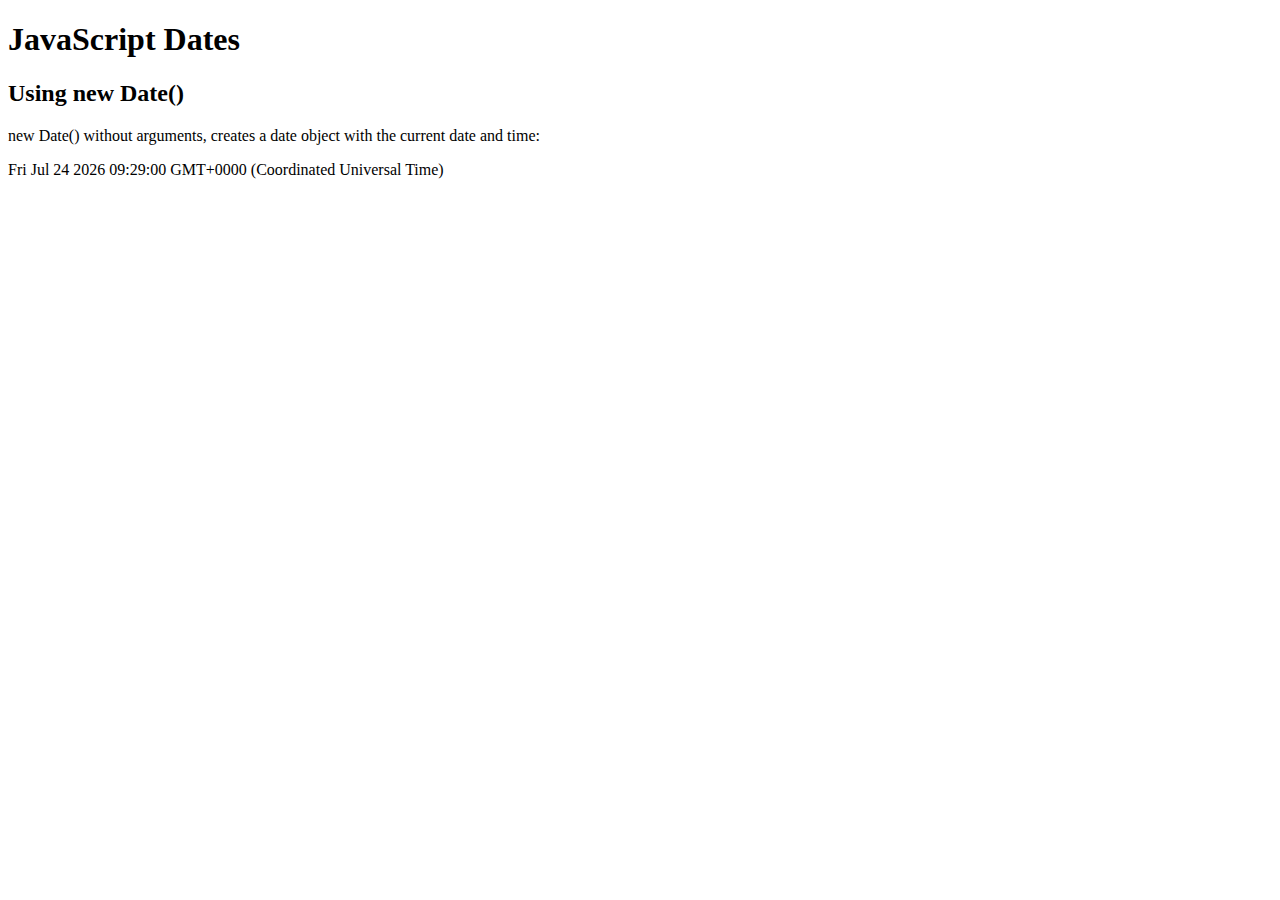
<file: h2/template/test.html>
<!DOCTYPE html>
<html>
<body>

<h1>JavaScript Dates</h1>
<h2>Using new Date()</h2>
<p>new Date() without arguments, creates a date object with the current date and time:</p>

<p id="demo"></p>

<script>
const d = new Date();
document.getElementById("demo").innerHTML = d;
</script>

</body>
</html>
</file>
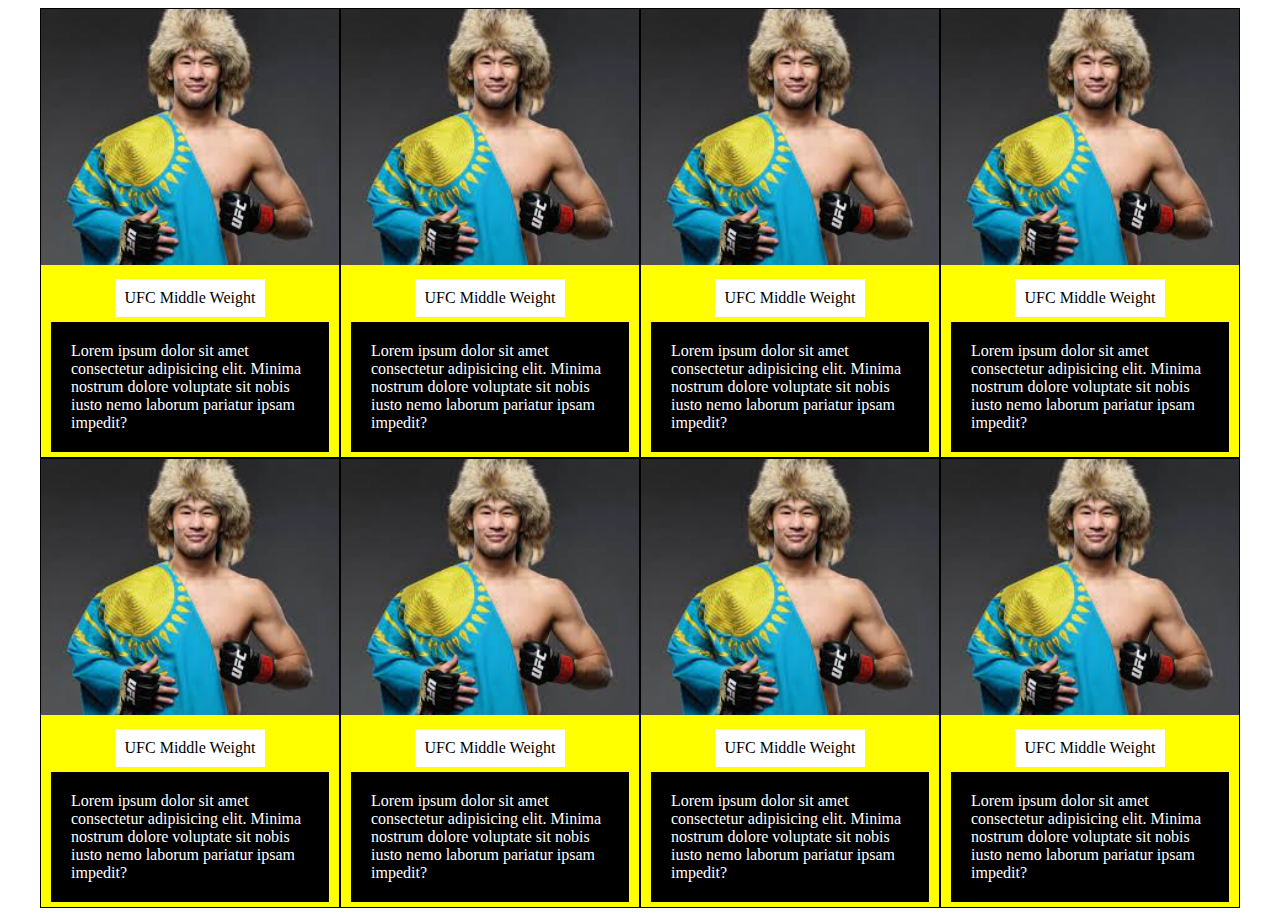
<file: h2/template/text-shadow.html>
<!DOCTYPE html>
<html lang="en">
<head>
    <meta charset="UTF-8">
    <meta name="viewport" content="width=device-width, initial-scale=1.0">
    <title>Document</title>
    <style>
        .container {
            display: flex;
            flex-wrap: wrap;
            justify-content: center;
        }

        .shadow {
            text-shadow: 5px 5px 25px red;
            font-size: 200px;
            position: absolute;
            top: 35%;
            left: 30%;
            visibility: hidden;
        }

        .card {
            height: 450px;
            width: 300px;
            border: 1px solid black;
            box-sizing: border-box;
            background: yellow;
            
        }

        .card:hover {
            box-shadow: 5px 5px 25px black;
        }

        .card-body {
            padding: 10px;
            display: flex;            
            flex-direction: column;
            justify-content: center;
            align-items: center;
        }

        .card img {
            width: 100%;
        }

        .card-title {
            background: #fff;
            padding: 10px;
            margin-bottom: 5px;
        }

        .card-desc {
            background-color: black;
            color: #fff;
            padding: 20px;
        }

    </style>
</head>
<body>
    <div class="shadow">
        Bangladesh
    </div>
    <div class="container">
        <div class="card">
            <img src="../static/images/shavkat.jpeg" alt="No images">
            <div class="card-body">
                <div class="card-title">
                    UFC Middle Weight
                </div>
    
                <div class="card-desc">
                    Lorem ipsum dolor sit amet consectetur adipisicing elit. Minima nostrum 
                    dolore voluptate sit nobis iusto nemo laborum pariatur ipsam impedit?
                </div>
            </div>
        </div>
        <div class="card">
            <img src="../static/images/shavkat.jpeg" alt="No images">
            <div class="card-body">
                <div class="card-title">
                    UFC Middle Weight
                </div>
    
                <div class="card-desc">
                    Lorem ipsum dolor sit amet consectetur adipisicing elit. Minima nostrum 
                    dolore voluptate sit nobis iusto nemo laborum pariatur ipsam impedit?
                </div>
            </div>
        </div>
        <div class="card">
            <img src="../static/images/shavkat.jpeg" alt="No images">
            <div class="card-body">
                <div class="card-title">
                    UFC Middle Weight
                </div>
    
                <div class="card-desc">
                    Lorem ipsum dolor sit amet consectetur adipisicing elit. Minima nostrum 
                    dolore voluptate sit nobis iusto nemo laborum pariatur ipsam impedit?
                </div>
            </div>
        </div>
        <div class="card">
            <img src="../static/images/shavkat.jpeg" alt="No images">
            <div class="card-body">
                <div class="card-title">
                    UFC Middle Weight
                </div>
    
                <div class="card-desc">
                    Lorem ipsum dolor sit amet consectetur adipisicing elit. Minima nostrum 
                    dolore voluptate sit nobis iusto nemo laborum pariatur ipsam impedit?
                </div>
            </div>
        </div>
        <div class="card">
            <img src="../static/images/shavkat.jpeg" alt="No images">
            <div class="card-body">
                <div class="card-title">
                    UFC Middle Weight
                </div>
    
                <div class="card-desc">
                    Lorem ipsum dolor sit amet consectetur adipisicing elit. Minima nostrum 
                    dolore voluptate sit nobis iusto nemo laborum pariatur ipsam impedit?
                </div>
            </div>
        </div>
        <div class="card">
            <img src="../static/images/shavkat.jpeg" alt="No images">
            <div class="card-body">
                <div class="card-title">
                    UFC Middle Weight
                </div>
    
                <div class="card-desc">
                    Lorem ipsum dolor sit amet consectetur adipisicing elit. Minima nostrum 
                    dolore voluptate sit nobis iusto nemo laborum pariatur ipsam impedit?
                </div>
            </div>
        </div>
        <div class="card">
            <img src="../static/images/shavkat.jpeg" alt="No images">
            <div class="card-body">
                <div class="card-title">
                    UFC Middle Weight
                </div>
    
                <div class="card-desc">
                    Lorem ipsum dolor sit amet consectetur adipisicing elit. Minima nostrum 
                    dolore voluptate sit nobis iusto nemo laborum pariatur ipsam impedit?
                </div>
            </div>
        </div>
        <div class="card">
            <img src="../static/images/shavkat.jpeg" alt="No images">
            <div class="card-body">
                <div class="card-title">
                    UFC Middle Weight
                </div>
    
                <div class="card-desc">
                    Lorem ipsum dolor sit amet consectetur adipisicing elit. Minima nostrum 
                    dolore voluptate sit nobis iusto nemo laborum pariatur ipsam impedit?
                </div>
            </div>
        </div>
    </div>
</body>
</html>
</file>
<file: static/css/style.css>
h1{
    color: blue;
    font-weight: normal;
    font-family: Arial, Helvetica, sans-serif;
}
a {
    text-decoration: red line-through dotted;
    text-decoration-style: wavy;
    font-weight: bolder;
    font-family: Arial, Helvetica, sans-serif;
}
.one {
    line-height: 3px;
}

.two {
    text-align: center;
    text-transform: capitalize;
}

.s1, .s2 {
    height: 100px;
    background-color: blueviolet;
    width: 40%;
    padding: 15px;
    border: 4px dashed black;
    text-align: center;
}

.s2 {
    margin-top: 20px;
    border-radius: 50%;
    border-style: groove;
    border-color: brown;
    height: 100px;
    width: 100px;
}
</file>
<file: amazon/static/css/style.css>
h1{
    color: blue;
    font-weight: normal;
    font-family: Arial, Helvetica, sans-serif;
}
a {
    text-decoration: red line-through dotted;
    text-decoration-style: wavy;
    font-weight: bolder;
    font-family: Arial, Helvetica, sans-serif;
}
.one {
    line-height: 3px;
}

.two {
    text-align: center;
    text-transform: capitalize;
}

.s1, .s2 {
    height: 100px;
    background-color: blueviolet;
    width: 40%;
    padding: 15px;
    border: 4px dashed black;
    text-align: center;
}

.s2 {
    margin-top: 20px;
    border-radius: 50%;
    border-style: groove;
    border-color: brown;
    height: 100px;
    width: 100px;
}

.s3 {
    width: fit-content;
    height: fit-content;
    border: 2px solid black;
}

.traffic-light1, .traffic-light2, .traffic-light3 {
    height: 100px;
    width: 100px;
    margin-top: 30px;
    border-radius: 50%;
    background-color: red;
    padding: 30px;
}

.traffic-light2 {
    background-color: yellow;
}
.traffic-light3 {
    background-color: blue;
}
</file>
<file: flex/static/css/style.css>
.container {
    display: flex;
    flex-wrap: wrap;
    background-color: lightcoral;
    height: 300px;
    justify-content: center;
    align-items: center;
}

.container > div {
    width: 80px;
    font-size: 30px;
    margin: 10px;
    padding: 20px;  
   
}

.one {
    background-color: red;
}
.two {
    background-color: green;
}
.three {
    background-color: red;
}
.four {
    background-color: green;
}

.five {
    background-color: red;
}
.six {
    background-color: green;
}
.seven {
    background-color: red;
}
.eight {
    background-color: green;
}
</file>
<file: h1/static/css/style.css>
body {
    margin: 0;
}
.box1 {
    margin: 50px;
    border: 5px solid red;
    padding: 120px 150px;
}
.box2 {
    border: 1px solid #000;
    text-align: center;
}
.box2:hover {
    background: red;
    color: white;
}

.box2:active {
    background: green;
    color: red;
}
</file>
<file: h2/static/css/style.css>
body {
    padding: 0;
    margin: 0;
}

.bg {
    width: 350px;
    height: 400px;
    background: url('../images/shavkat.jpeg') no-repeat center / cover;
    position: absolute;    
}


.box {
    text-align: center;
    padding: 10px;
    background: #cac2c2;
    opacity: 0.4;
    margin-top: 45%;
}

.box p {
    color: #000;
    font-weight: 700;
    font-size: larger;
}

.bg:hover {
    opacity: 0.9;
    text-transform: uppercase;
    box-shadow: #361212;
}
</file>
<file: resume/static/css/style.css>
@import url('https://fonts.googleapis.com/css?family=Poppins:200,300,400,500,600,700,800,900&display=swap');
*{
    margin: 0;
    padding: 0;
    box-sizing: border-box;
    font-family: 'Poppins', sans-serif;
}

body{
    background: lightblue;
    display: flex;
    min-height: 100vh;
    justify-content: center;
    align-items: center;
}

.container{
    width: 100%;
    position: relative;
    max-width: 1000px;
    height: 1000px;
    background: #fff;
    display: grid;
    grid-template-columns: 1fr 2fr;
    box-shadow: 0 35px 35px rgba(0, 0, 0, 0.9);
    margin-top: 20px;
}

.profileText {
    position: relative;
    display: flex;
    flex-direction: column;
    align-items: center;
    padding-bottom: 20px;
    border-bottom: 1px solid rgba(255, 255, 255, 0.2);
}

.profileText .imgBx {
    position: relative;
    height: 200px;
    width: 200px;
    border-radius: 50%;
    overflow: hidden;
}

.profileText .imgBx img {
    position: absolute;
    top: 0;
    left: 0;
    height: 100%;
    width: 100%;
    object-fit: cover;
}

.profileText h2 {
    font-weight: 600;
    color: #fff;
    font-size: 1.5em;
    margin-top: 20px;
    text-align: center;
    text-transform: uppercase;
    line-height: 1.4em;
}

.profileText h2 span {
    font-weight: 300;
    font-size: 0.8em;
}

.contactInfo {
    padding-top: 40px;
}

.contactInfo ul {
    position: relative;
}

.contactInfo ul li {
    position: relative;
    list-style: none;
    margin: 10px 0;
    cursor: pointer;
}

.contactInfo ul li i {
    display: inline-block;
    width: 30px;
    font-size: 18px;
    color: #03a9f4;
}

.contactInfo ul li span {
    font-weight: 300;
    color: #fff;
}

.contactInfo.education li{
    margin-bottom: 15px;
}

.contactInfo.education  h5 {
    color: #03a9f4;
    font-weight: 500;
}


.contactInfo.education h4:nth-child(2) {
    color: #fff;
    font-weight: 500;
}

.contactInfo.education h4 {
    color: #fff;
    font-weight: 300;
}

.contactInfo.language .percent{
    position: relative;
    width: 100%;
    height: 6px;
    background: #081921;
    display: block;
    margin-top: 5px;
}

.title {
    font-weight: 600;
    color: #fff;
    text-transform: uppercase;
    letter-spacing: 1px;
    margin-bottom: 20px;
}

.container .left_side {
    position: relative;
    background: #003147;
    padding: 40px;
}

.container .right_side {
    position: relative;
    background: #fff;
    padding: 40px;
}

.about {
    margin-bottom: 50px;
}
.about:last-child {
    margin-bottom: 0;
}
.title2 {
    color: #003147;
    text-transform: uppercase;
    letter-spacing: 1px;
    margin-bottom: 10px;
}

p{
    color: #333;

}

.about .box {
    display: flex;
    flex-direction: row;
    margin: 20px 0;
}

.about .box .year_company {
    min-width: 150px;
}

.about .box .year_company h5 {
    text-transform: uppercase;
    color: #848c90;
    font-weight: 600;;
}

.about .box .text h4 {
    text-transform: uppercase;
    color: #03a9f4;
    font-size: 16px;
}

.skills .box {
    position: relative;
    width: 100%;
    display: grid;
    grid-template-columns: 150px 1fr;
    justify-content: center;
    align-items: center;
}

.skills .box h4 {
    text-transform: uppercase;
    color: #848c99;
    font-weight: 500;
}

.skills .box .percent {
    position: relative;
    width: 100%;
    height: 10px;
    background: #f0f0f0;
}

.interest ul {
    display: grid;
    grid-template-columns: repeat(4, 1fr);
}

.interest ul li {
    list-style: none;
}

.about.interest li i{
    margin-right: 3px;
}
</file>
<file: amazon/static/css/navbar.css>
* {
    padding: 0;
    margin: 0;
}

a {
    text-decoration: none;
    margin-right: 200px;
    color: white;
}

#navbar {
    background-color: black;
    height: 80px;
}

button {
   background-color: #f08804;
}

#logo {
    color: #f08804;
    font-size: 25px;
}

#content {
    height: 1500px;
}

#content div {
    height: 100px;
    width: 100px;
    border: 2px solid black;
    display: inline-block;
}

.contentBox1 {
    position: absolute;
    top: 200px;
    background-image: url("../image/shavkat.jpeg");
    background-size: cover;
    text-align: center;
    color: white;
}

.contentBox2 {
    background-image: url("../image/spider.png");
    background-size: cover;
}

.contentBox3 {
    position: fixed;
    bottom: 0;
    right: 0;
    width: 100%;
    border: 2px solid black;
    height: 4%;
    
}

footer {
    background-color: black;
    color: white;
    text-align: center;
}
</file>
<file: amazon/static/css/flex.css>
body {
    text-align: center;
    font-family: 'Segoe UI', Tahoma, Geneva, Verdana, sans-serif;
}


.container {
    height: 300px;
    width: 900px;
    border: 2px solid black;
    display: flex;
    /* text-align: inherit; */
    flex-direction: row;
    justify-content: center;
    /* flex-wrap: wrap; */
    /* align-items: center; */
    /* align-content: flex-start; */
}

div {
    display: inline-block;
    height: 80px;
    width: 40px;
    border: 2px solid black;
}



/* .container {
    height: 300px;
    width: 800px;
    border: 2px solid black;
    text-align: center;
    position: relative;
    left: 18%;
}

.container div {
    display: inline-block;
    height: 100px;
    width: 100px;
    border: 2px solid black;
} */


.box1 {
    background-color: aqua;
    flex-grow: 1;
}
.box2 {
    background-color: red;
    height: 200px;
    flex-grow: 2;
}
.box3 {
    background-color: green;
    height: 50px;
}
.box4 {
    background-color: blue;
}
.box5 {
    background-color: yellow;
}
</file>
<file: h2/static/css/cv.css>
* {
    margin: 0;
    padding: 0;
}

body {
    background: #eee;
}

h1, h2, h3, h4, h5, h6 {
    color: #66457a;
}

.container {
    max-width: 1000px;
    background: #d5d7e1;
    /* background: #464858; */
    margin: 0 auto;
    padding: 20px;
    overflow: hidden;
}

.my-image {
    border: 2px solid white;
    border-radius: 50%;
    height: 120px;
    width: 120px;
    float: left;
}

.myself {
    float: left;
    padding: 20px;
}

.my-contact {
    float: right;
    margin-top: 15px;
}

.my-contact a {
    display: block;
    text-decoration: none;
    color: #000;
    font-size: 20px;
}

.my-contact a:hover {
    color: blue;
    text-decoration: underline;
}

.div-clearer {
    clear: both;
}

hr {
    border: 1px solid black;
    margin: 10px auto;
    width: 100%;
}

.left-content {
    width: 30%;
    float: left;
}

.right-content {
    width: 70%;
    float: left;
}

.right-content p {
    color: #eee;
}

.common-hr {
    border: 1px solid gray;
}
.right-info {
    margin-bottom: 20px;
}
.right-info:last-child {
    margin-bottom: 0;
}

.left-template-info {
    width: 45%;
    float: left;
}

.right-template-info {
    width: 45%;
    float: left;
}

.footer-container {
    background: black;
    padding: 20px;
    text-align: center;

    display: flex;
    justify-content: space-around;
    flex-wrap: wrap;
    flex-direction: row-reverse;
}

.footer-container a {
    text-decoration: none;
    color: #eee;
    font-weight: 400;
    font-size: 30px;
    padding: 0 10px;
}

.right-content p {
    color: #000;
    font-size: 20px;
}
</file>
<file: h2/static/css/dropdown1.css>
body, div {
    margin: 0;
    padding: 0;
}

.navbar {
    background: #333;
    width: 49%;
    display: inline-block;
    box-sizing: border-box;
}

.content {
    display: flex;
    justify-content: center;
}

.content a {
    text-decoration: none;
    font-size: 25px;
    color: aliceblue;
    padding: 20px;
}

.content a:hover {
    background-color: gray;
    color: greenyellow;
    
}

.navbar2 {
    background: greenyellow;
    width: 50%;
    display: inline-block;
    box-sizing: border-box;
}

@media screen and (max-width: 900px){
    .navbar .content {
        flex-direction: column;
    }
    .navbar2 .content {
        flex-direction: column;
    }   
}
</file>
